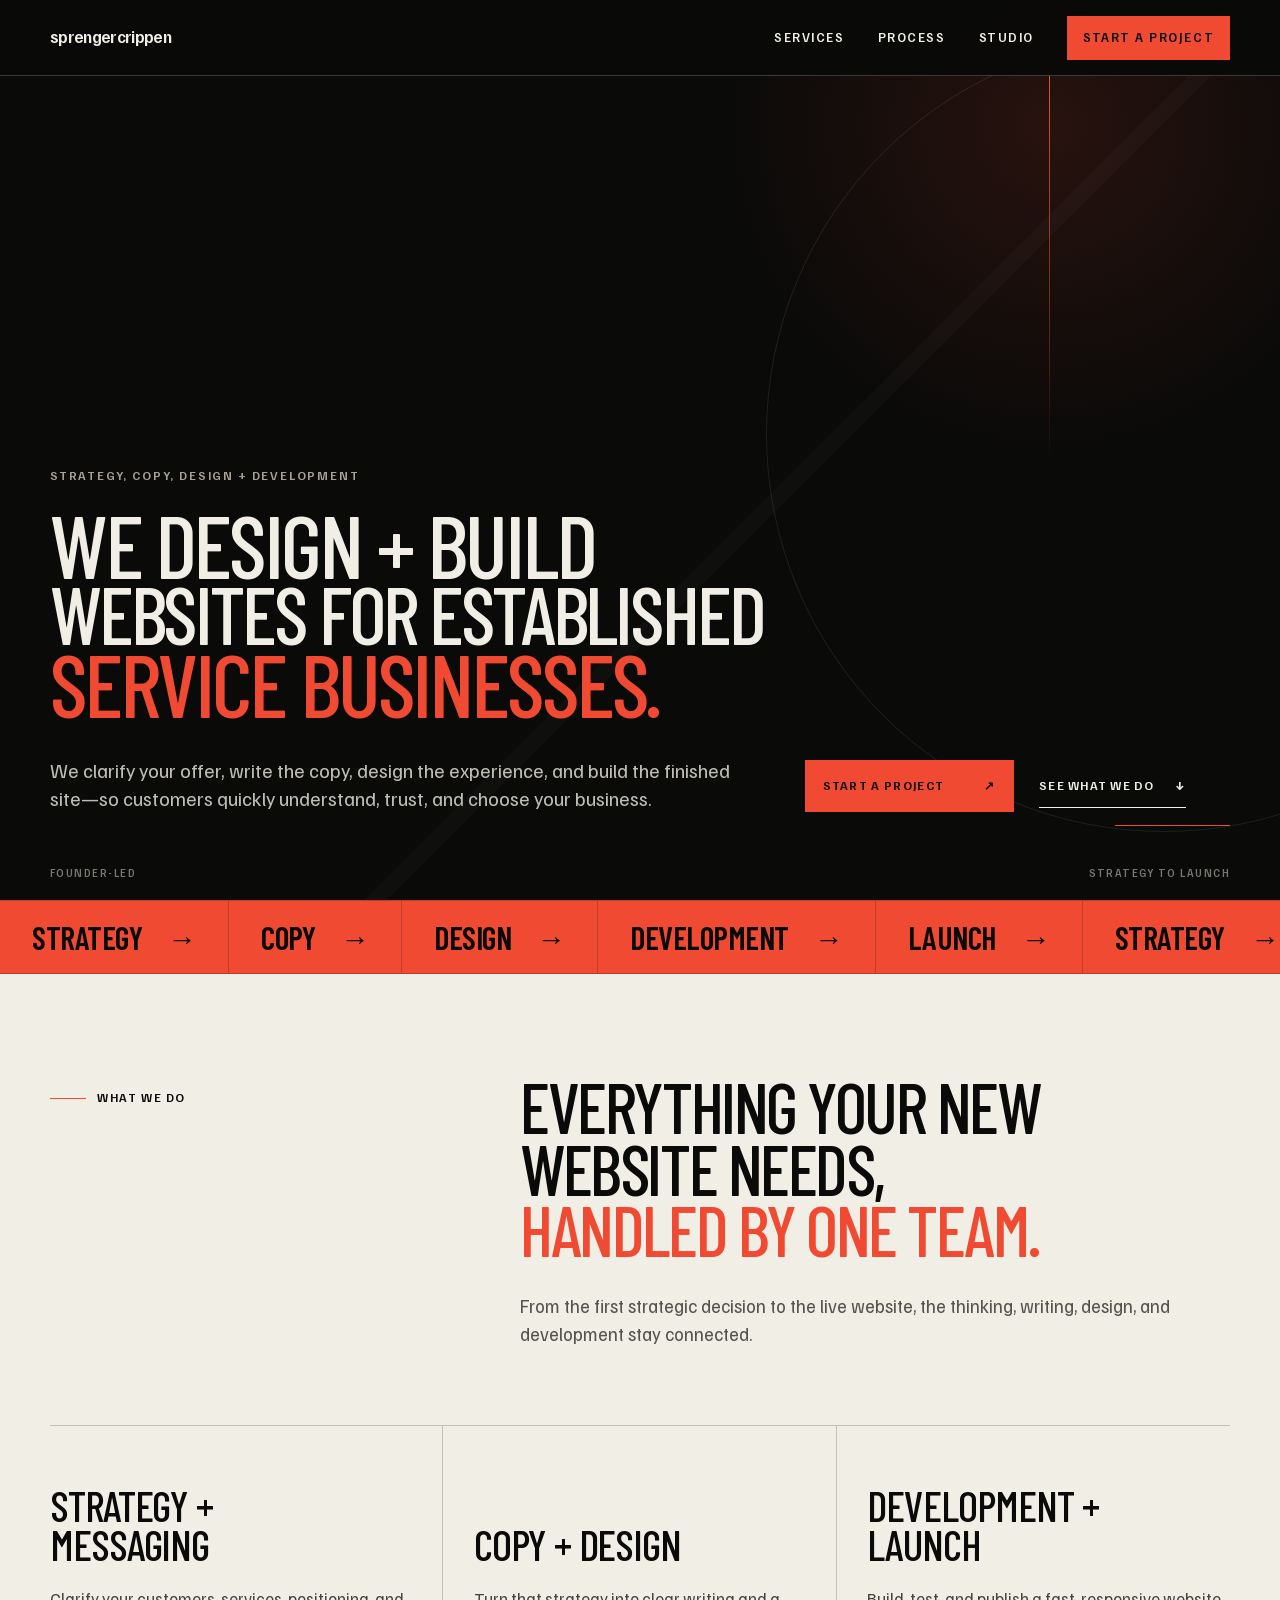
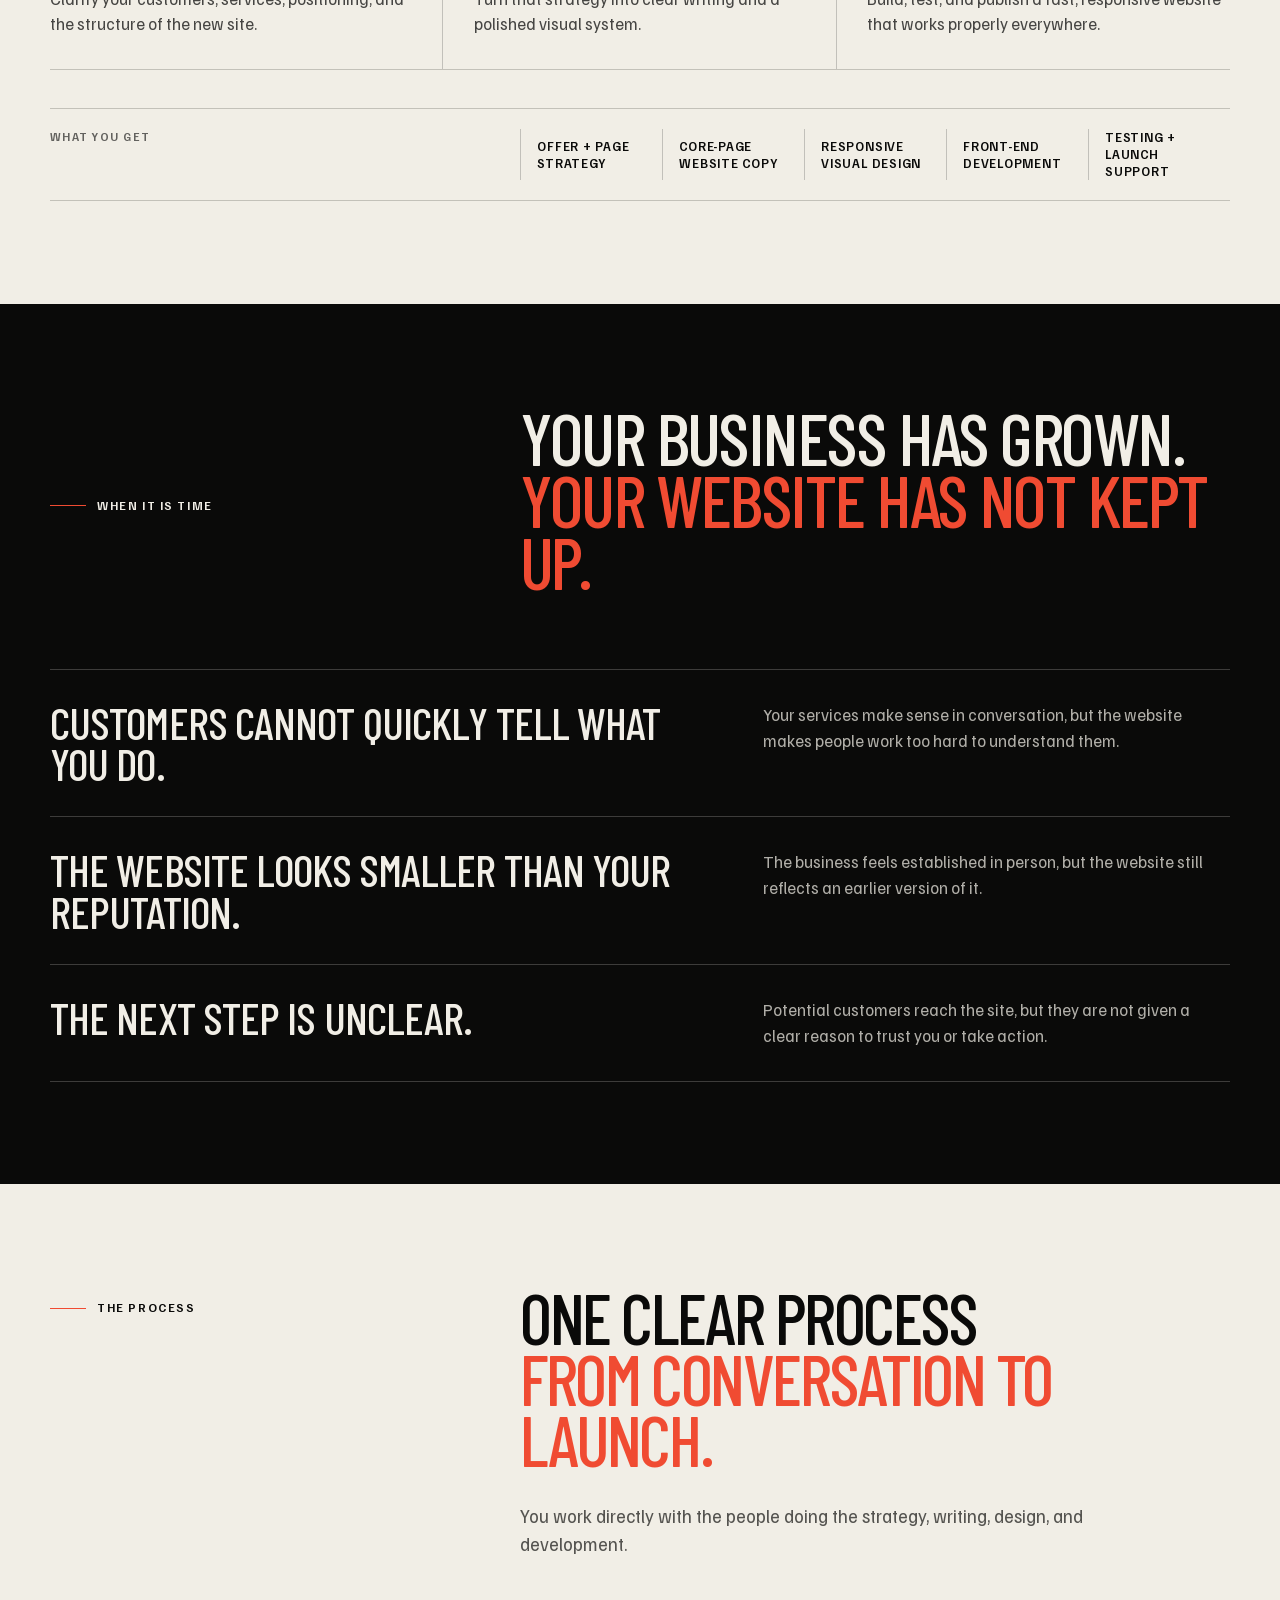
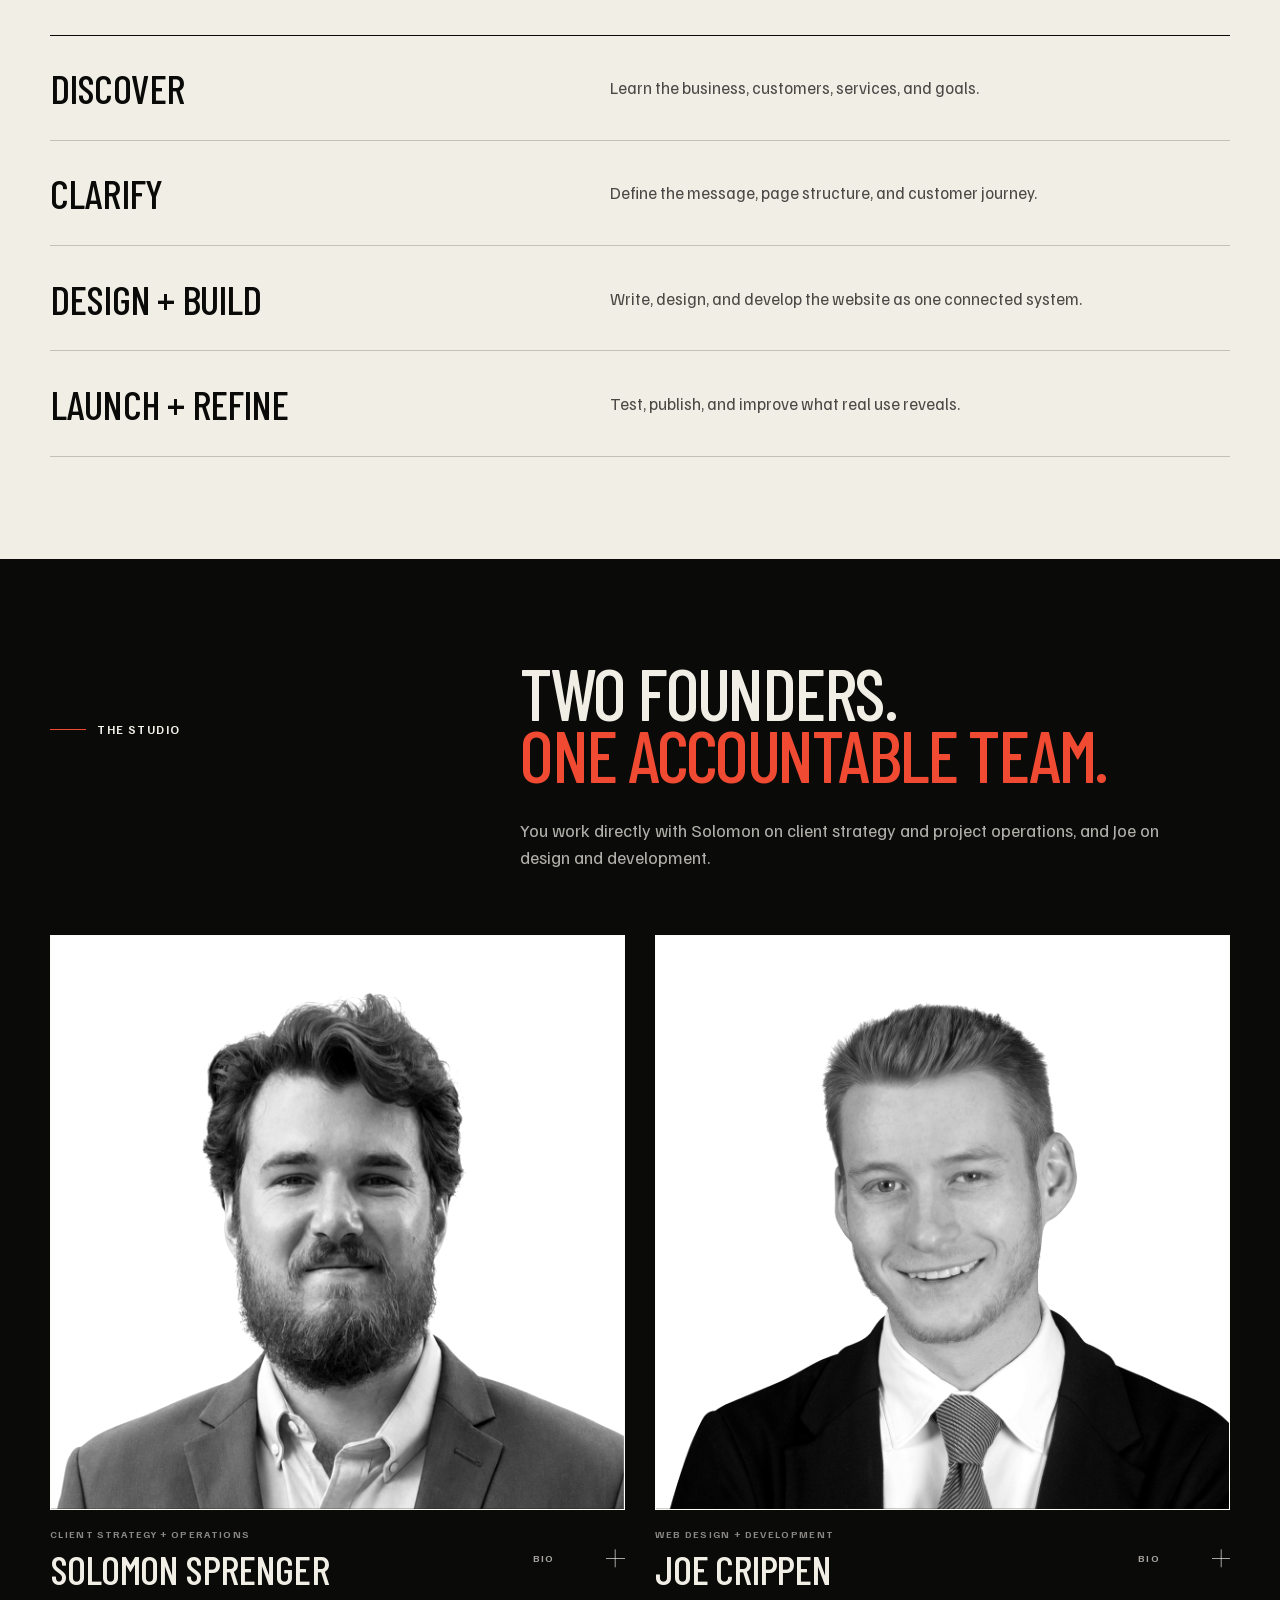
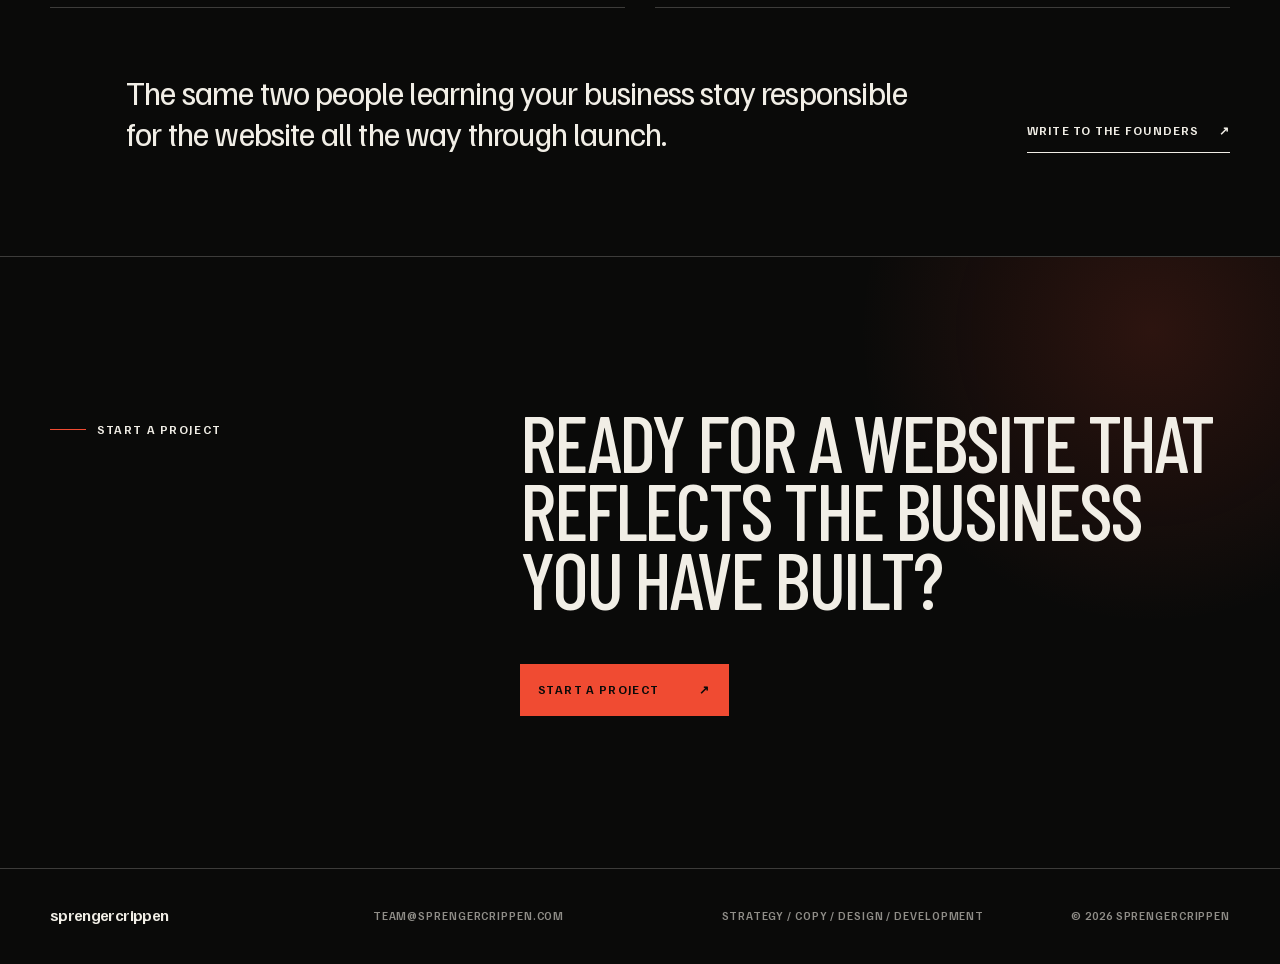
<file: index.html>
<!DOCTYPE html><html lang="en"><head><meta charSet="utf-8"/><meta name="viewport" content="width=device-width, initial-scale=1"/><link rel="stylesheet" href="/assets/index-DTtfgWx8.css" data-rsc-css-href="/assets/index-DTtfgWx8.css" data-precedence="vite-rsc/importer-resources"/><title>Website Strategy, Design + Development — sprengercrippen</title><meta name="description" content="A founder-led studio providing strategy, copy, website design, and development for established service businesses."/><meta name="application-name" content="sprengercrippen"/><meta name="robots" content="index, follow"/><meta property="og:title" content="Websites for established service businesses."/><meta property="og:description" content="A founder-led studio providing strategy, copy, website design, and development for established service businesses."/><meta property="og:url" content="https://sprengercrippen.com"/><meta property="og:site_name" content="sprengercrippen"/><meta property="og:type" content="website"/><meta property="og:locale" content="en_US"/><meta property="og:image" content="https://sprengercrippen.com/og.png"/><meta property="og:image:width" content="1200"/><meta property="og:image:height" content="630"/><meta property="og:image:alt" content="sprengercrippen — Websites for established service businesses."/><meta name="twitter:card" content="summary_large_image"/><meta name="twitter:title" content="Websites for established service businesses."/><meta name="twitter:description" content="A founder-led studio providing strategy, copy, website design, and development for established service businesses."/><meta name="twitter:image" content="https://sprengercrippen.com/og.png"/><link rel="icon" href="https://sprengercrippen.com/icon.png" sizes="64x64" type="image/png"/><link rel="canonical" href="https://sprengercrippen.com/"/>
<style data-vinext-fonts>/* vietnamese */
@font-face {
  font-family: 'Barlow Condensed';
  font-style: normal;
  font-weight: 500;
  font-display: swap;
  src: url(/assets/_vinext_fonts/barlow-condensed-1486b19c8a64/barlow-condensed-eae9592c.woff2) format('woff2');
  unicode-range: U+0102-0103, U+0110-0111, U+0128-0129, U+0168-0169, U+01A0-01A1, U+01AF-01B0, U+0300-0301, U+0303-0304, U+0308-0309, U+0323, U+0329, U+1EA0-1EF9, U+20AB;
}
/* latin-ext */
@font-face {
  font-family: 'Barlow Condensed';
  font-style: normal;
  font-weight: 500;
  font-display: swap;
  src: url(/assets/_vinext_fonts/barlow-condensed-1486b19c8a64/barlow-condensed-ac25a2ed.woff2) format('woff2');
  unicode-range: U+0100-02BA, U+02BD-02C5, U+02C7-02CC, U+02CE-02D7, U+02DD-02FF, U+0304, U+0308, U+0329, U+1D00-1DBF, U+1E00-1E9F, U+1EF2-1EFF, U+2020, U+20A0-20AB, U+20AD-20C0, U+2113, U+2C60-2C7F, U+A720-A7FF;
}
/* latin */
@font-face {
  font-family: 'Barlow Condensed';
  font-style: normal;
  font-weight: 500;
  font-display: swap;
  src: url(/assets/_vinext_fonts/barlow-condensed-1486b19c8a64/barlow-condensed-9eab880d.woff2) format('woff2');
  unicode-range: U+0000-00FF, U+0131, U+0152-0153, U+02BB-02BC, U+02C6, U+02DA, U+02DC, U+0304, U+0308, U+0329, U+2000-206F, U+20AC, U+2122, U+2191, U+2193, U+2212, U+2215, U+FEFF, U+FFFD;
}
/* vietnamese */
@font-face {
  font-family: 'Barlow Condensed';
  font-style: normal;
  font-weight: 600;
  font-display: swap;
  src: url(/assets/_vinext_fonts/barlow-condensed-1486b19c8a64/barlow-condensed-76d3ceb7.woff2) format('woff2');
  unicode-range: U+0102-0103, U+0110-0111, U+0128-0129, U+0168-0169, U+01A0-01A1, U+01AF-01B0, U+0300-0301, U+0303-0304, U+0308-0309, U+0323, U+0329, U+1EA0-1EF9, U+20AB;
}
/* latin-ext */
@font-face {
  font-family: 'Barlow Condensed';
  font-style: normal;
  font-weight: 600;
  font-display: swap;
  src: url(/assets/_vinext_fonts/barlow-condensed-1486b19c8a64/barlow-condensed-ced6a51b.woff2) format('woff2');
  unicode-range: U+0100-02BA, U+02BD-02C5, U+02C7-02CC, U+02CE-02D7, U+02DD-02FF, U+0304, U+0308, U+0329, U+1D00-1DBF, U+1E00-1E9F, U+1EF2-1EFF, U+2020, U+20A0-20AB, U+20AD-20C0, U+2113, U+2C60-2C7F, U+A720-A7FF;
}
/* latin */
@font-face {
  font-family: 'Barlow Condensed';
  font-style: normal;
  font-weight: 600;
  font-display: swap;
  src: url(/assets/_vinext_fonts/barlow-condensed-1486b19c8a64/barlow-condensed-07c3c732.woff2) format('woff2');
  unicode-range: U+0000-00FF, U+0131, U+0152-0153, U+02BB-02BC, U+02C6, U+02DA, U+02DC, U+0304, U+0308, U+0329, U+2000-206F, U+20AC, U+2122, U+2191, U+2193, U+2212, U+2215, U+FEFF, U+FFFD;
}

.__font_barlow_condensed_0zvnnw6 { font-family: 'Barlow Condensed', sans-serif; }

.__variable_barlow_condensed_0zvnnw6 { --font-display: 'Barlow Condensed', sans-serif; }

/* vietnamese */
@font-face {
  font-family: 'Familjen Grotesk';
  font-style: normal;
  font-weight: 400 700;
  font-display: swap;
  src: url(/assets/_vinext_fonts/familjen-grotesk-73b8c7234f75/familjen-grotesk-9c94d032.woff2) format('woff2');
  unicode-range: U+0102-0103, U+0110-0111, U+0128-0129, U+0168-0169, U+01A0-01A1, U+01AF-01B0, U+0300-0301, U+0303-0304, U+0308-0309, U+0323, U+0329, U+1EA0-1EF9, U+20AB;
}
/* latin-ext */
@font-face {
  font-family: 'Familjen Grotesk';
  font-style: normal;
  font-weight: 400 700;
  font-display: swap;
  src: url(/assets/_vinext_fonts/familjen-grotesk-73b8c7234f75/familjen-grotesk-e30d66ad.woff2) format('woff2');
  unicode-range: U+0100-02BA, U+02BD-02C5, U+02C7-02CC, U+02CE-02D7, U+02DD-02FF, U+0304, U+0308, U+0329, U+1D00-1DBF, U+1E00-1E9F, U+1EF2-1EFF, U+2020, U+20A0-20AB, U+20AD-20C0, U+2113, U+2C60-2C7F, U+A720-A7FF;
}
/* latin */
@font-face {
  font-family: 'Familjen Grotesk';
  font-style: normal;
  font-weight: 400 700;
  font-display: swap;
  src: url(/assets/_vinext_fonts/familjen-grotesk-73b8c7234f75/familjen-grotesk-0fb10b95.woff2) format('woff2');
  unicode-range: U+0000-00FF, U+0131, U+0152-0153, U+02BB-02BC, U+02C6, U+02DA, U+02DC, U+0304, U+0308, U+0329, U+2000-206F, U+20AC, U+2122, U+2191, U+2193, U+2212, U+2215, U+FEFF, U+FFFD;
}

.__font_familjen_grotesk_0s5k0cw { font-family: 'Familjen Grotesk', sans-serif; }

.__variable_familjen_grotesk_0s5k0cw { --font-body: 'Familjen Grotesk', sans-serif; }
</style>
</head><body class="__variable_barlow_condensed_0zvnnw6 __variable_familjen_grotesk_0s5k0cw"><script type="application/ld+json">{"@context":"https://schema.org","@type":"Organization","name":"sprengercrippen","url":"https://sprengercrippen.com","founder":[{"@type":"Person","name":"Solomon Sprenger"},{"@type":"Person","name":"Joe Crippen"}]}</script><div class="site-frame cinematic-site"><a class="skip-link" href="#main-content">Skip to content</a><header class="site-header"><a href="/" class="site-header__brand" aria-label="sprengercrippen home">sprengercrippen</a><nav class="desktop-nav" aria-label="Primary navigation"><a href="/#services">Services</a><a href="/#process">Process</a><a href="/#studio">Studio</a><a class="nav-contact" href="/contact" aria-controls="project-start-panel" aria-haspopup="dialog">Start a project</a></nav><details class="mobile-nav"><summary aria-label="Toggle navigation"><span>Menu</span><span class="menu-mark" aria-hidden="true"></span></summary><nav aria-label="Mobile navigation"><a href="/#services"><span>Services</span></a><a href="/#process"><span>Process</span></a><a href="/#studio"><span>Studio</span></a><a href="/contact" class="mobile-nav__project"><span>Start project</span></a><a class="mobile-nav__email" href="mailto:team@sprengercrippen.com">team@sprengercrippen.com</a></nav></details></header><a class="mobile-project-cta" href="/contact" aria-controls="project-start-panel" aria-haspopup="dialog"><span>Start a project</span><span aria-hidden="true">↗</span></a><main id="main-content"><section class="hero-scene" aria-labelledby="hero-title"><div class="hero-scene__atmosphere" aria-hidden="true"><span></span><span></span></div><div class="hero-scene__content"><p class="hero-scene__kicker">Strategy, copy, design + development</p><h1 id="hero-title"><span class="hero-line"><span>We design + build</span></span><span class="hero-line"><span>websites for established</span></span><span class="hero-line hero-line--accent"><span>service businesses.</span></span></h1><div class="hero-scene__lower"><p>We clarify your offer, write the copy, design the experience, and build the finished site—so customers quickly understand, trust, and choose your business.</p><div class="hero-scene__actions"><a href="/contact" class="action-link action-link--light"><span>Start a project</span><span aria-hidden="true">↗</span></a><a href="#services" class="quiet-link">See what we do <span aria-hidden="true">↓</span></a></div></div></div><div class="hero-scene__footer" aria-hidden="true"><span>Founder-led</span><span>Strategy to launch</span></div></section><div class="capability-rail" aria-label="Our process: strategy, copy, design, development, and launch"><div class="capability-rail__track" aria-hidden="true"><div class="capability-rail__group"><span>Strategy<i>→</i></span><span>Copy<i>→</i></span><span>Design<i>→</i></span><span>Development<i>→</i></span><span>Launch<i>→</i></span></div><div class="capability-rail__group"><span>Strategy<i>→</i></span><span>Copy<i>→</i></span><span>Design<i>→</i></span><span>Development<i>→</i></span><span>Launch<i>→</i></span></div></div></div><section class="services-scene" id="services" aria-labelledby="services-title"><div class="scene-heading"><span class="section-label"><i aria-hidden="true"></i>What we do</span><h2 id="services-title">Everything your new website needs,<br/><span>handled by one team.</span></h2><p>From the first strategic decision to the live website, the thinking, writing, design, and development stay connected.</p></div><div class="service-list"><article><h3>Strategy + messaging</h3><p>Clarify your customers, services, positioning, and the structure of the new site.</p></article><article><h3>Copy + design</h3><p>Turn that strategy into clear writing and a polished visual system.</p></article><article><h3>Development + launch</h3><p>Build, test, and publish a fast, responsive website that works properly everywhere.</p></article></div><div class="deliverables-strip" aria-label="Typical project deliverables"><span>What you get</span><ul><li>Offer + page strategy</li><li>Core-page website copy</li><li>Responsive visual design</li><li>Front-end development</li><li>Testing + launch support</li></ul></div></section><section class="fit-scene" aria-labelledby="fit-title"><div class="fit-scene__heading"><span class="section-label section-label--inverse"><i aria-hidden="true"></i>When it is time</span><h2 id="fit-title">Your business has grown.<br/><span>Your website has not kept up.</span></h2></div><div class="fit-list"><article><div><h3>Customers cannot quickly tell what you do.</h3><p>Your services make sense in conversation, but the website makes people work too hard to understand them.</p></div></article><article><div><h3>The website looks smaller than your reputation.</h3><p>The business feels established in person, but the website still reflects an earlier version of it.</p></div></article><article><div><h3>The next step is unclear.</h3><p>Potential customers reach the site, but they are not given a clear reason to trust you or take action.</p></div></article></div></section><section class="process-scene" id="process" aria-labelledby="process-title"><div class="scene-heading scene-heading--process"><span class="section-label"><i aria-hidden="true"></i>The process</span><h2 id="process-title">One clear process<br/><span>from conversation to launch.</span></h2><p>You work directly with the people doing the strategy, writing, design, and development.</p></div><ol class="process-list"><li><h3>Discover</h3><p>Learn the business, customers, services, and goals.</p></li><li><h3>Clarify</h3><p>Define the message, page structure, and customer journey.</p></li><li><h3>Design + Build</h3><p>Write, design, and develop the website as one connected system.</p></li><li><h3>Launch + Refine</h3><p>Test, publish, and improve what real use reveals.</p></li></ol></section><section class="studio-scene" id="studio" aria-labelledby="studio-title"><div class="studio-scene__heading"><span class="section-label section-label--inverse"><i aria-hidden="true"></i>The studio</span><h2 id="studio-title">Two founders.<br/><span>One accountable team.</span></h2><p>You work directly with Solomon on client strategy and project operations, and Joe on design and development.</p></div><div class="founder-spread"><details class="founder-card"><summary><div class="founder-portrait"><img src="/headshots/solomon-sprenger-headshot-square.jpg" width="1200" height="1200" alt="Portrait of Solomon Sprenger" loading="lazy"/></div><div class="founder-card__bar"><div class="founder-card__identity"><small>Client strategy + operations</small><h3>Solomon Sprenger</h3></div><span class="founder-card__action"><span class="founder-card__action-closed">Bio</span><span class="founder-card__action-open">Close</span><span class="founder-card__mark" aria-hidden="true"></span></span></div></summary><div class="founder-card__profile" role="button" tabindex="0" aria-label="Close Solomon Sprenger&#x27;s biography"><div class="founder-card__profile-meta"><span>Meet Solomon</span><span class="founder-card__profile-hint" aria-hidden="true">Tap anywhere to close <i>↑</i></span></div><p class="founder-card__lead">I handle client conversations and the systems behind Sprenger Crippen. I work with local businesses to help them envision a more modern online presence and keep each project moving smoothly from the first conversation through launch.</p><div class="founder-card__body"><p>My background is in mechanical engineering and blue-collar business operations. Engineering taught me how to break complex problems into clear, repeatable systems, while my operations experience taught me the value of hard work, communication, and organization. I bring that same mindset to every website we build.</p><p>I am based in Orange County, where I spend most of my time studying mechanical engineering, working in the aerospace industry, making music, training in the gym, and creating spreadsheets for things that probably did not need a spreadsheet.</p></div></div></details><details class="founder-card"><summary><div class="founder-portrait"><img src="/headshots/joe-crippen-headshot-square-color-corrected.jpg" width="1200" height="1200" alt="Portrait of Joe Crippen" loading="lazy"/></div><div class="founder-card__bar"><div class="founder-card__identity"><small>Web design + development</small><h3>Joe Crippen</h3></div><span class="founder-card__action"><span class="founder-card__action-closed">Bio</span><span class="founder-card__action-open">Close</span><span class="founder-card__mark" aria-hidden="true"></span></span></div></summary><div class="founder-card__profile" role="button" tabindex="0" aria-label="Close Joe Crippen&#x27;s biography"><div class="founder-card__profile-meta"><span>Meet Joe</span><span class="founder-card__profile-hint" aria-hidden="true">Tap anywhere to close <i>↑</i></span></div><p class="founder-card__lead">I am the person behind the design and development of our websites. I take the initial idea, figure out how everything should look and function, and build it into a finished site that feels polished, intentional, and easy to use.</p><div class="founder-card__body"><p>My background is in IT, systems, and problem-solving, so I naturally think beyond how a website looks. I care about whether it is clear, whether it works properly, and whether a potential customer immediately understands why they should choose the business.</p><p>I have always been drawn to creative work. Outside of web design, I produce electronic music, which has shaped the way I think about rhythm, energy, detail, and creating something people remember.</p><p>I am based in Orange County, where I spend most of my free time making music, trying new restaurants, traveling with my wife, and probably analyzing a website that nobody asked me to analyze.</p></div></div></details></div><div class="studio-scene__statement"><p>The same two people learning your business stay responsible for the website all the way through launch.</p><a href="/contact" class="quiet-link quiet-link--inverse">Write to the founders <span aria-hidden="true">↗</span></a></div></section></main><footer class="site-footer"><div class="site-footer__prompt"><span class="section-label section-label--inverse"><i aria-hidden="true"></i>Start a project</span><div class="site-footer__prompt-copy"><h2>Ready for a website that reflects the business you have built?</h2><a href="/contact" class="action-link action-link--light"><span>Start a project</span><span aria-hidden="true">↗</span></a></div></div><div class="site-footer__meta"><a href="/" class="footer-wordmark">sprengercrippen</a><a href="mailto:team@sprengercrippen.com">team@sprengercrippen.com</a><span>Strategy / copy / design / development</span><span>© 2026 <!-- -->sprengercrippen</span></div></footer><dialog class="project-panel" id="project-start-panel" aria-labelledby="project-panel-title"><div class="project-panel__inner"><div class="project-panel__topline"><span>Start a project</span><button type="button" aria-label="Close project panel"><span>Close</span><i aria-hidden="true"></i></button></div><div class="project-panel__content"><div class="project-panel__heading"><span>A short note is enough.</span><h2 id="project-panel-title">Tell us what your current site is failing to communicate.</h2></div><ol class="project-panel__prompts"><li>Your business and current website.</li><li>What feels unclear, dated, or difficult.</li><li>What the new website needs to accomplish.</li></ol><div class="project-panel__actions"><a class="project-panel__email" href="mailto:team@sprengercrippen.com?subject=Project%20inquiry&amp;body=Name%3A%0D%0ABusiness%3A%0D%0ACurrent%20website%3A%0D%0AWhat%20needs%20to%20change%3A%0D%0A"><span class="project-panel__email-address"><span>team<!-- -->@</span><span>sprengercrippen.com</span></span><span aria-hidden="true">↗</span></a><div class="project-panel__buttons"><a href="mailto:team@sprengercrippen.com?subject=Project%20inquiry&amp;body=Name%3A%0D%0ABusiness%3A%0D%0ACurrent%20website%3A%0D%0AWhat%20needs%20to%20change%3A%0D%0A">Open a prefilled email</a><button type="button">Copy email</button><span class="sr-only" aria-live="polite"></span></div></div></div><p class="project-panel__privacy">No form. No information stored. You work directly with Joe and Solomon.</p></div></dialog></div></body></html>
</file>
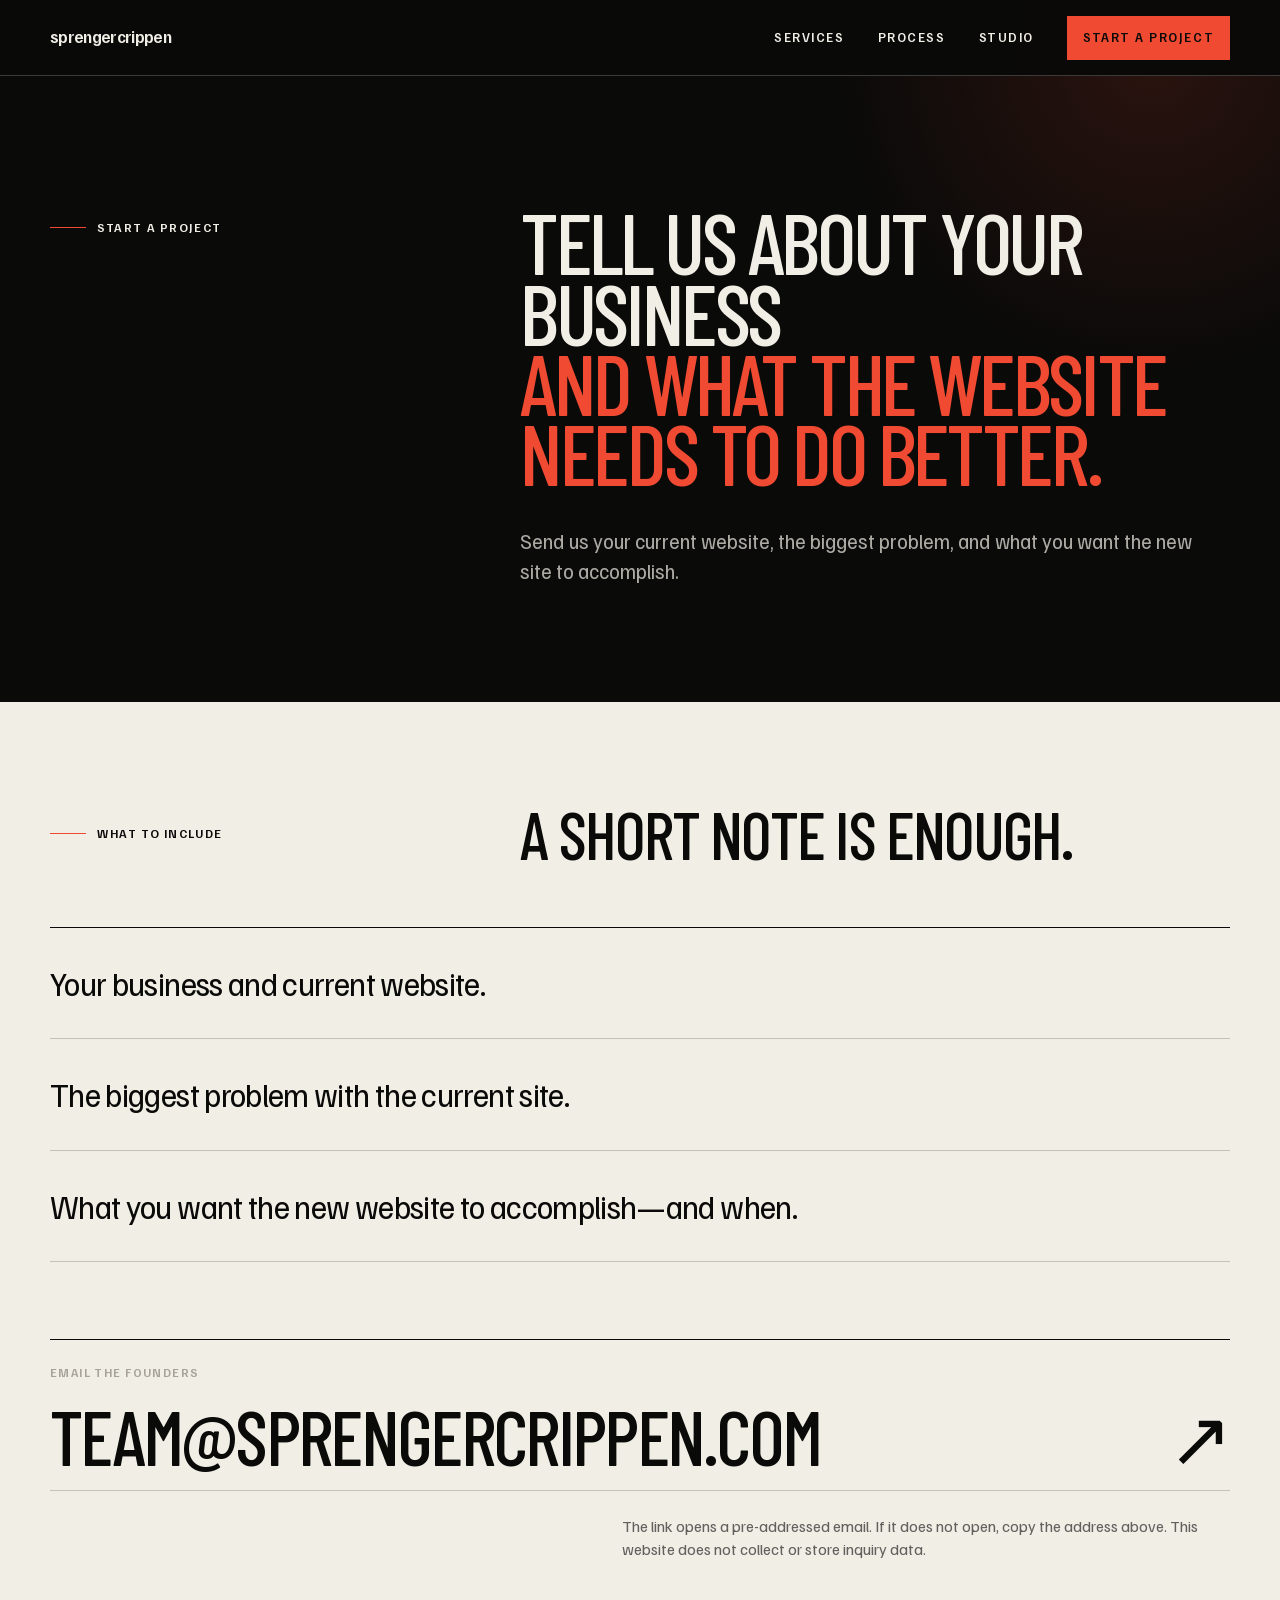
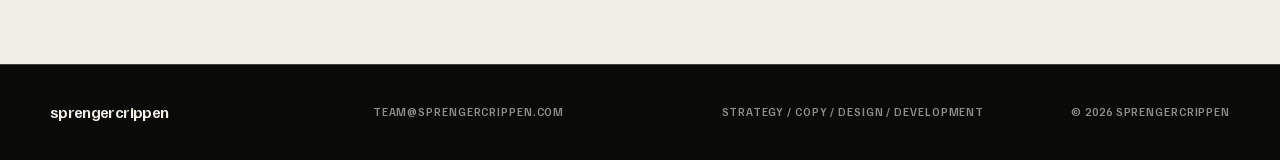
<file: contact/index.html>
<!DOCTYPE html><html lang="en"><head><meta charSet="utf-8"/><meta name="viewport" content="width=device-width, initial-scale=1"/><link rel="stylesheet" href="/assets/index-DTtfgWx8.css" data-rsc-css-href="/assets/index-DTtfgWx8.css" data-precedence="vite-rsc/importer-resources"/><title>Start a Project — sprengercrippen</title><meta name="description" content="Tell Sprenger Crippen about the business, the current website, and what it needs to communicate more clearly."/><meta name="application-name" content="sprengercrippen"/><meta name="robots" content="index, follow"/><meta property="og:title" content="Websites for established service businesses."/><meta property="og:description" content="A founder-led studio providing strategy, copy, website design, and development for established service businesses."/><meta property="og:url" content="https://sprengercrippen.com"/><meta property="og:site_name" content="sprengercrippen"/><meta property="og:type" content="website"/><meta property="og:locale" content="en_US"/><meta property="og:image" content="https://sprengercrippen.com/og.png"/><meta property="og:image:width" content="1200"/><meta property="og:image:height" content="630"/><meta property="og:image:alt" content="sprengercrippen — Websites for established service businesses."/><meta name="twitter:card" content="summary_large_image"/><meta name="twitter:title" content="Websites for established service businesses."/><meta name="twitter:description" content="A founder-led studio providing strategy, copy, website design, and development for established service businesses."/><meta name="twitter:image" content="https://sprengercrippen.com/og.png"/><link rel="icon" href="https://sprengercrippen.com/icon.png" sizes="64x64" type="image/png"/><link rel="canonical" href="https://sprengercrippen.com/contact"/>
<style data-vinext-fonts>/* vietnamese */
@font-face {
  font-family: 'Barlow Condensed';
  font-style: normal;
  font-weight: 500;
  font-display: swap;
  src: url(/assets/_vinext_fonts/barlow-condensed-1486b19c8a64/barlow-condensed-eae9592c.woff2) format('woff2');
  unicode-range: U+0102-0103, U+0110-0111, U+0128-0129, U+0168-0169, U+01A0-01A1, U+01AF-01B0, U+0300-0301, U+0303-0304, U+0308-0309, U+0323, U+0329, U+1EA0-1EF9, U+20AB;
}
/* latin-ext */
@font-face {
  font-family: 'Barlow Condensed';
  font-style: normal;
  font-weight: 500;
  font-display: swap;
  src: url(/assets/_vinext_fonts/barlow-condensed-1486b19c8a64/barlow-condensed-ac25a2ed.woff2) format('woff2');
  unicode-range: U+0100-02BA, U+02BD-02C5, U+02C7-02CC, U+02CE-02D7, U+02DD-02FF, U+0304, U+0308, U+0329, U+1D00-1DBF, U+1E00-1E9F, U+1EF2-1EFF, U+2020, U+20A0-20AB, U+20AD-20C0, U+2113, U+2C60-2C7F, U+A720-A7FF;
}
/* latin */
@font-face {
  font-family: 'Barlow Condensed';
  font-style: normal;
  font-weight: 500;
  font-display: swap;
  src: url(/assets/_vinext_fonts/barlow-condensed-1486b19c8a64/barlow-condensed-9eab880d.woff2) format('woff2');
  unicode-range: U+0000-00FF, U+0131, U+0152-0153, U+02BB-02BC, U+02C6, U+02DA, U+02DC, U+0304, U+0308, U+0329, U+2000-206F, U+20AC, U+2122, U+2191, U+2193, U+2212, U+2215, U+FEFF, U+FFFD;
}
/* vietnamese */
@font-face {
  font-family: 'Barlow Condensed';
  font-style: normal;
  font-weight: 600;
  font-display: swap;
  src: url(/assets/_vinext_fonts/barlow-condensed-1486b19c8a64/barlow-condensed-76d3ceb7.woff2) format('woff2');
  unicode-range: U+0102-0103, U+0110-0111, U+0128-0129, U+0168-0169, U+01A0-01A1, U+01AF-01B0, U+0300-0301, U+0303-0304, U+0308-0309, U+0323, U+0329, U+1EA0-1EF9, U+20AB;
}
/* latin-ext */
@font-face {
  font-family: 'Barlow Condensed';
  font-style: normal;
  font-weight: 600;
  font-display: swap;
  src: url(/assets/_vinext_fonts/barlow-condensed-1486b19c8a64/barlow-condensed-ced6a51b.woff2) format('woff2');
  unicode-range: U+0100-02BA, U+02BD-02C5, U+02C7-02CC, U+02CE-02D7, U+02DD-02FF, U+0304, U+0308, U+0329, U+1D00-1DBF, U+1E00-1E9F, U+1EF2-1EFF, U+2020, U+20A0-20AB, U+20AD-20C0, U+2113, U+2C60-2C7F, U+A720-A7FF;
}
/* latin */
@font-face {
  font-family: 'Barlow Condensed';
  font-style: normal;
  font-weight: 600;
  font-display: swap;
  src: url(/assets/_vinext_fonts/barlow-condensed-1486b19c8a64/barlow-condensed-07c3c732.woff2) format('woff2');
  unicode-range: U+0000-00FF, U+0131, U+0152-0153, U+02BB-02BC, U+02C6, U+02DA, U+02DC, U+0304, U+0308, U+0329, U+2000-206F, U+20AC, U+2122, U+2191, U+2193, U+2212, U+2215, U+FEFF, U+FFFD;
}

.__font_barlow_condensed_0zvnnw6 { font-family: 'Barlow Condensed', sans-serif; }

.__variable_barlow_condensed_0zvnnw6 { --font-display: 'Barlow Condensed', sans-serif; }

/* vietnamese */
@font-face {
  font-family: 'Familjen Grotesk';
  font-style: normal;
  font-weight: 400 700;
  font-display: swap;
  src: url(/assets/_vinext_fonts/familjen-grotesk-73b8c7234f75/familjen-grotesk-9c94d032.woff2) format('woff2');
  unicode-range: U+0102-0103, U+0110-0111, U+0128-0129, U+0168-0169, U+01A0-01A1, U+01AF-01B0, U+0300-0301, U+0303-0304, U+0308-0309, U+0323, U+0329, U+1EA0-1EF9, U+20AB;
}
/* latin-ext */
@font-face {
  font-family: 'Familjen Grotesk';
  font-style: normal;
  font-weight: 400 700;
  font-display: swap;
  src: url(/assets/_vinext_fonts/familjen-grotesk-73b8c7234f75/familjen-grotesk-e30d66ad.woff2) format('woff2');
  unicode-range: U+0100-02BA, U+02BD-02C5, U+02C7-02CC, U+02CE-02D7, U+02DD-02FF, U+0304, U+0308, U+0329, U+1D00-1DBF, U+1E00-1E9F, U+1EF2-1EFF, U+2020, U+20A0-20AB, U+20AD-20C0, U+2113, U+2C60-2C7F, U+A720-A7FF;
}
/* latin */
@font-face {
  font-family: 'Familjen Grotesk';
  font-style: normal;
  font-weight: 400 700;
  font-display: swap;
  src: url(/assets/_vinext_fonts/familjen-grotesk-73b8c7234f75/familjen-grotesk-0fb10b95.woff2) format('woff2');
  unicode-range: U+0000-00FF, U+0131, U+0152-0153, U+02BB-02BC, U+02C6, U+02DA, U+02DC, U+0304, U+0308, U+0329, U+2000-206F, U+20AC, U+2122, U+2191, U+2193, U+2212, U+2215, U+FEFF, U+FFFD;
}

.__font_familjen_grotesk_0s5k0cw { font-family: 'Familjen Grotesk', sans-serif; }

.__variable_familjen_grotesk_0s5k0cw { --font-body: 'Familjen Grotesk', sans-serif; }
</style>
</head><body class="__variable_barlow_condensed_0zvnnw6 __variable_familjen_grotesk_0s5k0cw"><script type="application/ld+json">{"@context":"https://schema.org","@type":"Organization","name":"sprengercrippen","url":"https://sprengercrippen.com","founder":[{"@type":"Person","name":"Solomon Sprenger"},{"@type":"Person","name":"Joe Crippen"}]}</script><div class="site-frame contact-frame"><a class="skip-link" href="#main-content">Skip to content</a><header class="site-header"><a href="/" class="site-header__brand" aria-label="sprengercrippen home">sprengercrippen</a><nav class="desktop-nav" aria-label="Primary navigation"><a href="/#services">Services</a><a href="/#process">Process</a><a href="/#studio">Studio</a><a class="nav-contact" href="/contact" aria-controls="project-start-panel" aria-haspopup="dialog">Start a project</a></nav><details class="mobile-nav"><summary aria-label="Toggle navigation"><span>Menu</span><span class="menu-mark" aria-hidden="true"></span></summary><nav aria-label="Mobile navigation"><a href="/#services"><span>Services</span></a><a href="/#process"><span>Process</span></a><a href="/#studio"><span>Studio</span></a><a href="/contact" class="mobile-nav__project"><span>Start project</span></a><a class="mobile-nav__email" href="mailto:team@sprengercrippen.com">team@sprengercrippen.com</a></nav></details></header><main id="main-content" class="contact-page"><section class="contact-intro" aria-labelledby="contact-title"><span class="section-label section-label--inverse"><i aria-hidden="true"></i>Start a project</span><h1 id="contact-title">Tell us about your business<br/><span>and what the website needs to do better.</span></h1><p>Send us your current website, the biggest problem, and what you want the new site to accomplish.</p></section><section class="contact-details" aria-labelledby="contact-details-title"><div class="contact-details__heading"><span class="section-label"><i aria-hidden="true"></i>What to include</span><h2 id="contact-details-title">A short note is enough.</h2></div><ol class="contact-prompts"><li><p>Your business and current website.</p></li><li><p>The biggest problem with the current site.</p></li><li><p>What you want the new website to accomplish—and when.</p></li></ol><div class="contact-email-block"><span>Email the founders</span><a href="mailto:team@sprengercrippen.com?subject=Project%20inquiry&amp;body=Name%3A%0D%0ABusiness%3A%0D%0ACurrent%20website%3A%0D%0AWhat%20needs%20to%20change%3A%0D%0A"><span class="contact-email-address"><span>team<!-- -->@</span><span>sprengercrippen.com</span></span><span aria-hidden="true">↗</span></a><p>The link opens a pre-addressed email. If it does not open, copy the address above. This website does not collect or store inquiry data.</p></div></section></main><footer class="site-footer"><div class="site-footer__meta"><a href="/" class="footer-wordmark">sprengercrippen</a><a href="mailto:team@sprengercrippen.com">team@sprengercrippen.com</a><span>Strategy / copy / design / development</span><span>© 2026 <!-- -->sprengercrippen</span></div></footer><dialog class="project-panel" id="project-start-panel" aria-labelledby="project-panel-title"><div class="project-panel__inner"><div class="project-panel__topline"><span>Start a project</span><button type="button" aria-label="Close project panel"><span>Close</span><i aria-hidden="true"></i></button></div><div class="project-panel__content"><div class="project-panel__heading"><span>A short note is enough.</span><h2 id="project-panel-title">Tell us what your current site is failing to communicate.</h2></div><ol class="project-panel__prompts"><li>Your business and current website.</li><li>What feels unclear, dated, or difficult.</li><li>What the new website needs to accomplish.</li></ol><div class="project-panel__actions"><a class="project-panel__email" href="mailto:team@sprengercrippen.com?subject=Project%20inquiry&amp;body=Name%3A%0D%0ABusiness%3A%0D%0ACurrent%20website%3A%0D%0AWhat%20needs%20to%20change%3A%0D%0A"><span class="project-panel__email-address"><span>team<!-- -->@</span><span>sprengercrippen.com</span></span><span aria-hidden="true">↗</span></a><div class="project-panel__buttons"><a href="mailto:team@sprengercrippen.com?subject=Project%20inquiry&amp;body=Name%3A%0D%0ABusiness%3A%0D%0ACurrent%20website%3A%0D%0AWhat%20needs%20to%20change%3A%0D%0A">Open a prefilled email</a><button type="button">Copy email</button><span class="sr-only" aria-live="polite"></span></div></div></div><p class="project-panel__privacy">No form. No information stored. You work directly with Joe and Solomon.</p></div></dialog></div></body></html>
</file>
<file: assets/index-DTtfgWx8.css>
:root{--ink:#0a0a09;--bone:#f1eee6;--signal:#f04b32;--stone:#a7a198;--rule-dark:#0a0a0933;--rule-light:#f1eee638;--display:"Barlow Condensed", "Arial Narrow", sans-serif;--body:"Familjen Grotesk", Arial, sans-serif;--gutter:clamp(1.25rem, 3.9vw, 4.25rem);--header-height:4.75rem;--scene-pad:clamp(5.5rem, 8vw, 8.5rem)}*{box-sizing:border-box}html{scroll-behavior:smooth;scroll-padding-top:var(--header-height)}body{background:var(--bone);color:var(--ink);font-family:var(--body);text-rendering:optimizelegibility;-webkit-font-smoothing:antialiased;margin:0;font-size:1rem;line-height:1.45}body,button,a,summary{font-family:var(--body)}a{color:inherit;text-decoration:none}img{max-width:100%;display:block}h1,h2,h3,p,figure,ol{margin:0}ol{padding:0;list-style:none}::selection{background:var(--signal);color:var(--ink)}:focus-visible{outline:3px solid var(--signal);outline-offset:4px}.site-frame{min-width:20rem;overflow:clip}.skip-link{z-index:100;background:var(--bone);color:var(--ink);padding:.75rem 1rem;transition:transform .16s;position:fixed;top:.75rem;left:.75rem;transform:translateY(-180%)}.skip-link:focus{transform:translateY(0)}.sr-only{clip:rect(0, 0, 0, 0);white-space:nowrap;border:0;width:1px;height:1px;margin:-1px;padding:0;position:absolute;overflow:hidden}.site-header{z-index:50;height:var(--header-height);padding-inline:var(--gutter);color:var(--bone);background:color-mix(in srgb, var(--ink) 97%, transparent);border-bottom:1px solid var(--rule-light);-webkit-backdrop-filter:blur(14px);backdrop-filter:blur(14px);justify-content:space-between;align-items:center;display:flex;position:fixed;inset:0 0 auto}.site-header__brand{letter-spacing:-.04em;align-items:center;min-height:44px;font-size:clamp(1.04rem,1.3vw,1.22rem);font-weight:650;display:inline-flex}.desktop-nav{align-items:center;gap:clamp(1.6rem,2.6vw,3rem);height:100%;display:flex}.desktop-nav a{letter-spacing:.12em;text-transform:uppercase;align-items:center;min-height:44px;font-size:.8rem;font-weight:600;display:inline-flex;position:relative}.desktop-nav a:after{content:"";background:var(--signal);transform-origin:100%;height:1px;transition:transform .22s;position:absolute;bottom:.5rem;left:0;right:0;transform:scaleX(0)}.desktop-nav a:hover:after,.desktop-nav a:focus-visible:after{transform-origin:0;transform:scaleX(1)}.desktop-nav .nav-contact{min-height:2.75rem;color:var(--ink);background:var(--signal);padding:0 1rem;transition:color .18s,background .18s,transform .18s}.desktop-nav .nav-contact:after{display:none}.desktop-nav .nav-contact:hover,.desktop-nav .nav-contact:focus-visible{color:var(--ink);background:var(--bone);transform:translateY(-2px)}.mobile-nav,.mobile-project-cta{display:none}.project-panel{width:min(100%,36rem);max-width:none;height:100dvh;max-height:none;color:var(--bone);background:0 0;border:0;margin:0;padding:0;inset:0 0 0 auto;overflow:hidden auto}.project-panel[open]{display:block}.project-panel::backdrop{-webkit-backdrop-filter:blur(6px);backdrop-filter:blur(6px);background:#0a0a09b8}.project-panel__inner{background:var(--ink);border-left:1px solid var(--rule-light);grid-template-rows:auto 1fr auto;min-height:100%;padding:0 clamp(1.5rem,3.5vw,3rem) 1.5rem;animation:.42s cubic-bezier(.16,1,.3,1) both project-panel-in;display:grid}.project-panel__topline{min-height:var(--header-height);border-bottom:1px solid var(--rule-light);color:var(--stone);letter-spacing:.12em;text-transform:uppercase;justify-content:space-between;align-items:center;gap:1rem;font-size:.7rem;font-weight:650;display:flex}.project-panel__topline>span:before{content:"";vertical-align:middle;background:var(--signal);width:1.8rem;height:1px;margin-right:.65rem;display:inline-block}.project-panel__topline button{min-width:4.5rem;min-height:44px;color:var(--bone);cursor:pointer;letter-spacing:.1em;text-transform:uppercase;background:0 0;border:0;justify-content:flex-end;align-items:center;gap:.75rem;padding:0;font-size:.68rem;font-weight:650;display:inline-flex}.project-panel__topline i{width:1.2rem;height:1.2rem;position:relative}.project-panel__topline i:before,.project-panel__topline i:after{content:"";background:currentColor;width:1.2rem;height:1px;position:absolute;top:50%;right:0}.project-panel__topline i:before{transform:rotate(45deg)}.project-panel__topline i:after{transform:rotate(-45deg)}.project-panel__content{flex-direction:column;justify-content:center;padding:clamp(2rem,4vh,3rem) 0;display:flex}.project-panel__heading>span{color:var(--signal);letter-spacing:.12em;text-transform:uppercase;font-size:.72rem;font-weight:650}.project-panel__heading h2{max-width:12ch;font-family:var(--display);letter-spacing:-.035em;text-transform:uppercase;margin-top:1rem;font-size:clamp(3.25rem,4.4vw,4.25rem);font-weight:500;line-height:.88}.project-panel__prompts{counter-reset:panel-prompts;border-top:1px solid var(--rule-light);margin-top:clamp(1.8rem,3.5vh,2.75rem)}.project-panel__prompts li{counter-increment:panel-prompts;border-bottom:1px solid var(--rule-light);color:#f1eee6cc;grid-template-columns:2rem 1fr;gap:.75rem;padding:.9rem 0;font-size:.92rem;display:grid}.project-panel__prompts li:before{content:"0" counter(panel-prompts);color:var(--stone);letter-spacing:.08em;font-size:.66rem;font-weight:650}.project-panel__actions{margin-top:clamp(1.75rem,3vh,2.4rem)}.project-panel__email{border-bottom:1px solid var(--bone);min-height:4.5rem;font-family:var(--display);letter-spacing:-.025em;text-transform:uppercase;justify-content:space-between;align-items:flex-end;gap:1rem;padding-bottom:.85rem;font-size:clamp(1.9rem,4.1vw,3rem);font-weight:500;line-height:.9;transition:color .18s;display:flex}.project-panel__email:hover,.project-panel__email:focus-visible{color:var(--signal)}.project-panel__email-address>span{display:inline}.project-panel__buttons{grid-template-columns:1fr auto;gap:.75rem;margin-top:.9rem;display:grid}.project-panel__buttons>a,.project-panel__buttons>button{border:1px solid var(--rule-light);letter-spacing:.1em;text-transform:uppercase;justify-content:center;align-items:center;min-height:3rem;padding:.7rem .9rem;font-size:.68rem;font-weight:650;transition:color .18s,background-color .18s,border-color .18s;display:inline-flex}.project-panel__buttons>a{color:var(--ink);background:var(--signal);border-color:var(--signal)}.project-panel__buttons>button{color:var(--bone);cursor:pointer;background:0 0}.project-panel__buttons>a:hover,.project-panel__buttons>a:focus-visible{background:var(--bone);border-color:var(--bone)}.project-panel__buttons>button:hover,.project-panel__buttons>button:focus-visible{color:var(--ink);background:var(--bone);border-color:var(--bone)}.project-panel__privacy{border-top:1px solid var(--rule-light);color:var(--stone);padding-top:1.25rem;font-size:.72rem}@keyframes project-panel-in{0%{transform:translate(100%)}to{transform:translate(0)}}.section-label{color:var(--ink);letter-spacing:.13em;text-transform:uppercase;align-items:center;gap:.7rem;font-size:.76rem;font-weight:650;display:inline-flex}.section-label i{background:var(--signal);width:2.25rem;height:1px}.section-label--inverse{color:var(--bone)}.action-link{letter-spacing:.11em;text-transform:uppercase;border:1px solid;justify-content:space-between;align-items:center;gap:2.5rem;min-height:3.25rem;padding:.9rem 1.05rem;font-size:.77rem;font-weight:650;transition:background-color .18s,color .18s,border-color .18s,transform .18s;display:inline-flex}.action-link>span:last-child{transition:transform .22s cubic-bezier(.16,1,.3,1)}.action-link:hover>span:last-child,.action-link:focus-visible>span:last-child{transform:translate(.2rem,-.2rem)}.action-link--light{border-color:var(--signal);color:var(--ink);background:var(--signal);box-shadow:0 0 #f04b3200}.action-link--light:hover,.action-link--light:focus-visible{color:var(--ink);background:var(--bone);border-color:var(--bone);transform:translateY(-2px);box-shadow:0 .85rem 2.5rem #f04b3229}.action-link--dark{color:var(--ink)}.action-link--dark:hover,.action-link--dark:focus-visible{color:var(--bone);background:var(--ink)}.quiet-link{letter-spacing:.1em;text-transform:uppercase;align-items:center;gap:1.2rem;min-height:44px;font-size:.77rem;font-weight:650;display:inline-flex;position:relative}.quiet-link>span{transition:transform .22s cubic-bezier(.16,1,.3,1)}.quiet-link:hover>span,.quiet-link:focus-visible>span{transform:translateY(.2rem)}.quiet-link--inverse:hover>span,.quiet-link--inverse:focus-visible>span{transform:translate(.18rem,-.18rem)}.quiet-link:after{content:"";transform-origin:0;background:currentColor;height:1px;transition:transform .18s;position:absolute;bottom:0;left:0;right:0}.quiet-link:hover:after{transform:scaleX(.35)}.quiet-link--inverse{color:var(--bone)}.hero-scene{min-height:100svh;padding:calc(var(--header-height) + clamp(2rem, 5vh, 5rem)) var(--gutter) clamp(5.5rem, 9vh, 7rem);color:var(--bone);background:var(--ink);isolation:isolate;align-items:end;display:grid;position:relative}.hero-scene__atmosphere{z-index:-1;background:radial-gradient(circle at 82% 14%,#f04b3221,#0000 25%),linear-gradient(135deg,#0000 0 58%,#f1eee606 58% 59%,#0000 59%);position:absolute;inset:0;overflow:hidden}.hero-scene__atmosphere:before{content:"";aspect-ratio:1;border:1px solid #f1eee617;border-radius:50%;width:min(62vw,64rem);animation:18s ease-in-out infinite alternate atmosphere-drift;position:absolute;top:4%;right:-22%}.hero-scene__atmosphere span:first-child{top:var(--header-height);background:linear-gradient(var(--signal), transparent);transform-origin:top;width:1px;height:43%;animation:5s ease-in-out infinite alternate signal-breathe-y;position:absolute;right:18%}.hero-scene__atmosphere span:last-child{right:var(--gutter);background:var(--signal);transform-origin:100%;width:clamp(4rem,9vw,9rem);height:1px;animation:4s ease-in-out .6s infinite alternate signal-breathe;position:absolute;bottom:4.6rem}.hero-scene__content{max-width:104rem;position:relative}.hero-scene__kicker{color:var(--stone);letter-spacing:.15em;text-transform:uppercase;margin-bottom:clamp(1.2rem,2.4vh,2.25rem);font-size:.76rem;font-weight:650;animation:.42s ease-out .1s both hero-support-in}.hero-scene h1{max-width:91rem;font-family:var(--display);letter-spacing:-.035em;text-transform:uppercase;font-size:clamp(3.4rem,7vw,6.6rem);font-weight:500;line-height:.82}.hero-line{display:block;overflow:hidden}.hero-line>span{animation:.48s cubic-bezier(.16,1,.3,1) both hero-line-in;display:block}.hero-line:nth-child(2)>span{font-size:.9em;animation-delay:50ms}.hero-line:nth-child(3)>span{animation-delay:.1s}.hero-line--accent{color:var(--signal)}.hero-scene__lower{grid-template-columns:minmax(18rem,1fr) auto;align-items:end;gap:3rem;width:min(100%,71rem);margin-top:clamp(2rem,4vh,3.75rem);animation:.48s ease-out .18s both hero-support-in;display:grid}.hero-scene__lower>p{color:#f1eee6c7;max-width:44rem;font-size:clamp(1.05rem,1.55vw,1.35rem);line-height:1.42}.hero-scene__actions{align-items:center;gap:1.6rem;display:flex}.hero-scene__footer{right:var(--gutter);bottom:1.25rem;left:var(--gutter);color:#f1eee67a;letter-spacing:.14em;text-transform:uppercase;justify-content:space-between;font-size:.66rem;font-weight:600;display:flex;position:absolute}@keyframes hero-line-in{0%{opacity:.48;filter:blur(1.5px);transform:translateY(7%)}to{opacity:1;filter:blur();transform:translateY(0)}}@keyframes hero-support-in{0%{opacity:.52;transform:translateY(.25rem)}to{opacity:1;transform:translateY(0)}}@keyframes atmosphere-drift{0%{transform:translate(0,0)scale(1)}to{transform:translate(-1.5%,1.25%)scale(1.035)}}@keyframes signal-breathe{0%{opacity:.45;transform:scaleX(.72)}to{opacity:1;transform:scaleX(1)}}@keyframes signal-breathe-y{0%{opacity:.45;transform:scaleY(.72)}to{opacity:1;transform:scaleY(1)}}.capability-rail{color:var(--ink);background:var(--signal);border-block:1px solid #0a0a0938;overflow:hidden}.capability-rail__track{will-change:transform;width:max-content;animation:24s linear infinite capability-rail;display:flex}.capability-rail__group{flex:none;display:flex}.capability-rail__group>span{min-height:4.5rem;font-family:var(--display);letter-spacing:-.015em;text-transform:uppercase;white-space:nowrap;border-right:1px solid #0a0a0933;align-items:center;gap:clamp(1.1rem,2vw,1.8rem);padding:0 clamp(1.25rem,2.5vw,2.5rem);font-size:clamp(1.5rem,2.5vw,2.4rem);font-weight:600;line-height:1;display:flex}.capability-rail__group i{font-family:var(--body);font-size:.9em;font-style:normal;font-weight:400}@keyframes capability-rail{to{transform:translate(-50%)}}.services-scene,.process-scene{padding:var(--scene-pad) var(--gutter);background:var(--bone)}.scene-heading{grid-template-columns:minmax(12rem,.7fr) minmax(32rem,1.35fr);column-gap:clamp(3rem,8vw,9rem);display:grid}.scene-heading .section-label{align-self:start;margin-top:.8rem}.scene-heading h2{font-family:var(--display);letter-spacing:-.035em;text-transform:uppercase;grid-column:2;font-size:clamp(3.25rem,5.5vw,5.7rem);font-weight:500;line-height:.87}.scene-heading h2 span{color:var(--signal)}.scene-heading>p{color:#0a0a09ad;grid-column:2;max-width:42rem;margin-top:2rem;font-size:clamp(1.05rem,1.45vw,1.28rem);line-height:1.5}.service-list{border-top:1px solid var(--rule-dark);border-bottom:1px solid var(--rule-dark);grid-template-columns:repeat(3,1fr);margin-top:clamp(3.75rem,6vw,6rem);display:grid}.service-list article{border-right:1px solid var(--rule-dark);flex-direction:column;justify-content:flex-end;min-height:clamp(15rem,19vw,19rem);padding:1.5rem clamp(1.25rem,2.4vw,2.5rem) 2rem;transition:background-color .24s;display:flex}.service-list article:first-child{padding-left:0}.service-list article:last-child{border-right:0;padding-right:0}.service-list h3{max-width:18rem;font-family:var(--display);letter-spacing:-.025em;text-transform:uppercase;margin-top:0;font-size:clamp(2.35rem,3.35vw,3.7rem);font-weight:500;line-height:.9;transition:color .22s,transform .28s cubic-bezier(.16,1,.3,1)}.service-list p{color:#0a0a09bd;max-width:24rem;margin-top:1.4rem;font-size:1.05rem;line-height:1.52}.service-list article:hover{background:#f04b320b}.service-list article:hover h3{color:var(--signal);transform:translateY(-.3rem)}.deliverables-strip{border-top:1px solid var(--rule-dark);border-bottom:1px solid var(--rule-dark);grid-template-columns:minmax(12rem,.7fr) minmax(32rem,1.35fr);column-gap:clamp(3rem,8vw,9rem);margin-top:clamp(2rem,3vw,3rem);padding:1.25rem 0;display:grid}.deliverables-strip>span{color:#0a0a099e;letter-spacing:.13em;text-transform:uppercase;font-size:.72rem;font-weight:650}.deliverables-strip ul{grid-template-columns:repeat(5,minmax(0,1fr));gap:0;margin:0;padding:0;list-style:none;display:grid}.deliverables-strip li{border-left:1px solid var(--rule-dark);letter-spacing:.06em;text-transform:uppercase;align-items:center;min-width:0;padding:0 1rem;font-size:.79rem;font-weight:600;line-height:1.35;transition:color .18s,transform .24s cubic-bezier(.16,1,.3,1);display:flex}.deliverables-strip li:hover{color:var(--signal);transform:translateY(-.18rem)}.fit-scene{padding:var(--scene-pad) var(--gutter);color:var(--bone);background:var(--ink)}.fit-scene__heading{grid-template-columns:minmax(12rem,.7fr) minmax(32rem,1.35fr);column-gap:clamp(3rem,8vw,9rem);display:grid}.fit-scene__heading .section-label{margin-top:.8rem}.fit-scene__heading h2{font-family:var(--display);letter-spacing:-.035em;text-transform:uppercase;grid-column:2;font-size:clamp(3.25rem,5.7vw,5.9rem);font-weight:500;line-height:.85}.fit-scene__heading h2 span{color:var(--signal)}.fit-list{border-top:1px solid var(--rule-light);margin-top:clamp(3.75rem,6vw,6rem)}.fit-list article{border-bottom:1px solid var(--rule-light);padding:clamp(1.6rem,2.5vw,2.5rem) 0;transition:background-color .22s;display:block}.fit-list article>div{grid-template-columns:minmax(19rem,1fr) minmax(17rem,.75fr);align-items:start;gap:clamp(2rem,7vw,8rem);display:grid}.fit-list h3{font-family:var(--display);letter-spacing:-.02em;text-transform:uppercase;font-size:clamp(2.25rem,3.5vw,3.75rem);font-weight:500;line-height:.92;transition:color .18s,transform .26s cubic-bezier(.16,1,.3,1)}.fit-list p{color:#f1eee6b8;font-size:1.05rem;line-height:1.55}.fit-list article:hover{background:#f1eee606}.fit-list article:hover h3{color:var(--signal);transform:translate(.35rem)}.scene-heading--process{align-items:start}.process-list{border-top:1px solid var(--ink);margin-top:clamp(3.75rem,6vw,6rem)}.process-list li{border-bottom:1px solid var(--rule-dark);grid-template-columns:minmax(15rem,.8fr) minmax(18rem,1fr);align-items:center;gap:clamp(2rem,5vw,6rem);padding:clamp(1.7rem,2.6vw,2.6rem) 0;transition:background-color .22s;display:grid}.process-list h3{font-family:var(--display);letter-spacing:-.02em;text-transform:uppercase;font-size:clamp(2.35rem,3.2vw,3.4rem);font-weight:500;line-height:.92;transition:color .18s,transform .26s cubic-bezier(.16,1,.3,1)}.process-list p{color:#0a0a09b8;max-width:30rem;font-size:1.05rem;line-height:1.52}.process-list li:hover{background:#f04b320a}.process-list li:hover h3{color:var(--signal);transform:translate(.35rem)}.studio-scene{padding:var(--scene-pad) var(--gutter);color:var(--bone);background:var(--ink)}.studio-scene__heading{grid-template-columns:minmax(12rem,.7fr) minmax(32rem,1.35fr);column-gap:clamp(3rem,8vw,9rem);width:min(100%,108rem);margin-inline:auto;display:grid}.studio-scene__heading .section-label{margin-top:.8rem}.studio-scene__heading h2{font-family:var(--display);letter-spacing:-.035em;text-transform:uppercase;grid-column:2;font-size:clamp(3.25rem,5.7vw,5.9rem);font-weight:500;line-height:.85}.studio-scene__heading h2 span{color:var(--signal)}.studio-scene__heading>p{color:#f1eee6b8;grid-column:2;max-width:42rem;margin-top:2rem;font-size:clamp(1.05rem,1.4vw,1.25rem);line-height:1.5}.founder-spread{grid-template-columns:1fr 1fr;align-items:start;gap:clamp(1.5rem,2.4vw,2.75rem);width:min(100%,96rem);margin:clamp(3.5rem,5vw,5rem) auto 0;display:grid}.founder-card{min-width:0;color:var(--bone);background:0 0}.founder-card+.founder-card{border-left:0}.founder-card summary{cursor:pointer;flex-direction:column;list-style:none;display:flex;position:relative}.founder-card summary::-webkit-details-marker{display:none}.founder-card summary:focus-visible{outline:3px solid var(--signal);outline-offset:-3px}.founder-portrait{aspect-ratio:1;border:1px solid var(--rule-light);background:#fff;position:relative;overflow:hidden}.founder-portrait:after{content:"";pointer-events:none;border-bottom:1px solid #0a0a0933;position:absolute;inset:0}.founder-portrait img{object-fit:contain;object-position:center;filter:grayscale()contrast(1.1);width:100%;height:100%;transition:filter .45s}.founder-card summary:hover img,.founder-card[open] .founder-portrait img{filter:grayscale(.76)contrast(1.06)}.founder-card__bar{border-bottom:1px solid var(--rule-light);min-height:0;color:var(--bone);background:var(--ink);grid-template-columns:minmax(0,1fr) auto;transition:color .22s,background .22s;display:grid;position:static}.founder-card[open] .founder-card__bar{background:#f1eee609}.founder-card__identity{flex-direction:column;justify-content:center;gap:.5rem;min-width:0;padding:1.15rem 0 1.2rem;display:flex}.founder-card__identity small{color:#f1eee68f;letter-spacing:.13em;text-transform:uppercase;font-size:.64rem;font-weight:650;line-height:1.35}.founder-card__identity h3{font-family:var(--display);letter-spacing:-.02em;text-transform:uppercase;font-size:clamp(2.25rem,3.2vw,3.45rem);font-weight:500;line-height:.92}.founder-card__action{color:#f1eee6ad;letter-spacing:.13em;text-transform:uppercase;border-left:0;justify-content:space-between;align-items:center;gap:1rem;min-width:6.75rem;padding:1rem 0 1rem 1rem;font-size:.64rem;font-weight:650;transition:color .18s,background .18s;display:flex}.founder-card summary:hover .founder-card__action,.founder-card[open] .founder-card__action{color:var(--signal);background:0 0}.founder-card__action-open,.founder-card[open] .founder-card__action-closed{display:none}.founder-card[open] .founder-card__action-open{display:inline}.founder-card__mark{flex:none;width:1.15rem;height:1.15rem;position:relative}.founder-card__mark:before,.founder-card__mark:after{content:"";background:currentColor;height:1px;transition:opacity .18s,transform .18s;position:absolute;top:50%;left:0;right:0}.founder-card__mark:after{transform:rotate(90deg)}.founder-card[open] .founder-card__mark:after{opacity:0;transform:rotate(0)}.founder-card__profile{border-top:1px solid var(--rule-light);min-height:0;box-shadow:inset 3px 0 0 var(--signal);cursor:pointer;background:linear-gradient(145deg,#f04b3213,#0000 42%),#f1eee606;padding:clamp(2rem,4vw,3.5rem) clamp(1.5rem,3vw,2.75rem) clamp(2.5rem,4vw,4rem);animation:.32s cubic-bezier(.16,1,.3,1) both profile-reveal;position:relative}.founder-card__profile:focus-visible{outline:2px solid var(--signal);outline-offset:-2px}.founder-card__profile-meta{z-index:2;top:calc(var(--header-height) + .5rem);border:1px solid var(--rule-light);min-height:3.5rem;color:var(--signal);-webkit-backdrop-filter:blur(14px);backdrop-filter:blur(14px);letter-spacing:.13em;text-transform:uppercase;background:#0a0a09f5;justify-content:space-between;align-items:center;gap:1rem;margin:-.75rem -.75rem 0;padding:.5rem .75rem;font-size:.65rem;font-weight:650;display:flex;position:sticky}.founder-card__profile-meta small{color:#f1eee685;border:1px solid #f1eee638;padding:.45rem .6rem;font-size:.57rem}.founder-card__lead{max-width:42rem;color:var(--bone);letter-spacing:-.01em;margin-top:clamp(2.5rem,4vw,3.75rem);font-size:clamp(1.1rem,1.35vw,1.3rem);line-height:1.55}.founder-card__body{border-top:1px solid var(--rule-light);gap:1.25rem;max-width:42rem;margin-top:clamp(1.5rem,2.5vw,2rem);padding-top:clamp(1.5rem,2.5vw,2rem);display:grid}.founder-card__body p{color:#f1eee6cc;font-size:clamp(1.02rem,1.1vw,1.12rem);line-height:1.65}.founder-card__profile-hint{color:#f1eee694;white-space:nowrap;align-items:center;gap:.65rem;display:inline-flex}.founder-card__profile-hint i{color:var(--signal);font-family:var(--body);font-size:.9rem;font-style:normal;font-weight:400}@keyframes profile-reveal{0%{opacity:0;transform:translateY(-.5rem)}to{opacity:1;transform:translateY(0)}}@supports (animation-timeline:view()){.service-list article,.fit-list article,.process-list li,.founder-card{animation:cubic-bezier(.16,1,.3,1) both section-settle;animation-timeline:view();animation-range:entry 4% cover 24%}@keyframes section-settle{0%{opacity:.72;transform:translateY(1rem)}to{opacity:1;transform:translateY(0)}}}.studio-scene__statement{grid-template-columns:minmax(20rem,1fr) auto;align-items:end;gap:clamp(3rem,8vw,8rem);width:min(100%,69rem);margin:clamp(3.5rem,5vw,5rem) max(0px,50% - 54rem) 0 auto;display:grid}.studio-scene__statement p{letter-spacing:-.025em;font-size:clamp(1.5rem,2.6vw,2.5rem);line-height:1.22}.site-footer{color:var(--bone);background:var(--ink)}.site-footer__prompt{min-height:68svh;padding:var(--scene-pad) var(--gutter);border-top:1px solid var(--rule-light);background:radial-gradient(circle at 90% 12%, #f04b3226, transparent 23%), var(--ink);grid-template-columns:minmax(12rem,.7fr) minmax(32rem,1.35fr);align-content:center;column-gap:clamp(3rem,8vw,9rem);display:grid}.site-footer__prompt .section-label{align-self:start;margin-top:.8rem}.site-footer__prompt-copy{grid-column:2}.site-footer__prompt h2{max-width:63rem;font-family:var(--display);letter-spacing:-.035em;text-transform:uppercase;font-size:clamp(3.5rem,6.2vw,6.4rem);font-weight:500;line-height:.86}.site-footer__prompt .action-link{margin-top:clamp(2.5rem,4vw,4rem)}.site-footer__meta{min-height:6rem;padding:1.4rem var(--gutter);border-top:1px solid var(--rule-light);color:#f1eee694;letter-spacing:.08em;text-transform:uppercase;grid-template-columns:1.1fr 1.2fr 1.2fr auto;align-items:center;gap:2rem;font-size:.7rem;font-weight:600;display:grid}.site-footer__meta a:hover{color:var(--signal)}.site-footer__meta a{align-items:center;min-height:44px;display:inline-flex}.site-footer__meta .footer-wordmark{color:var(--bone);letter-spacing:-.04em;text-transform:lowercase;font-size:1rem;font-weight:650}.contact-page{color:var(--bone);background:var(--ink)}.contact-intro{min-height:78svh;padding:calc(var(--header-height) + 4rem) var(--gutter) clamp(5rem, 9vw, 8rem);background:radial-gradient(circle at 90% 8%, #f04b3224, transparent 24%), var(--ink);grid-template-columns:minmax(12rem,.7fr) minmax(32rem,1.35fr);align-content:end;column-gap:clamp(3rem,8vw,9rem);display:grid}.contact-intro .section-label{align-self:start;margin-top:.8rem}.contact-intro h1{font-family:var(--display);letter-spacing:-.04em;text-transform:uppercase;grid-column:2;font-size:clamp(3.8rem,6.7vw,7rem);font-weight:500;line-height:.82}.contact-intro h1 span{color:var(--signal)}.contact-intro>p{color:#f1eee6b3;grid-column:2;max-width:42rem;margin-top:2.5rem;font-size:clamp(1.1rem,1.6vw,1.4rem)}.contact-details{padding:var(--scene-pad) var(--gutter);color:var(--ink);background:var(--bone)}.contact-details__heading{grid-template-columns:minmax(12rem,.7fr) minmax(32rem,1.35fr);column-gap:clamp(3rem,8vw,9rem);display:grid}.contact-details__heading h2{font-family:var(--display);letter-spacing:-.03em;text-transform:uppercase;grid-column:2;font-size:clamp(3.25rem,5.2vw,5.4rem);font-weight:500;line-height:.88}.contact-prompts{border-top:1px solid var(--ink);margin-top:clamp(3.5rem,5vw,5rem)}.contact-prompts li{border-bottom:1px solid var(--rule-dark);padding:2rem 0;display:block}.contact-prompts p{letter-spacing:-.02em;font-size:clamp(1.4rem,2.5vw,2.35rem)}.contact-email-block{border-top:1px solid var(--ink);margin-top:clamp(4rem,6vw,6rem);padding-top:1.5rem}.contact-email-block>span{color:var(--stone);letter-spacing:.12em;text-transform:uppercase;font-size:.74rem;font-weight:650;display:block}.contact-email-block>a{min-height:5.5rem;font-family:var(--display);letter-spacing:-.035em;text-transform:uppercase;border-bottom:1px solid var(--rule-dark);justify-content:space-between;align-items:center;gap:2rem;padding:1rem 0;font-size:clamp(2.4rem,6vw,6.4rem);font-weight:500;line-height:1;transition:color .18s;display:flex}.contact-email-address>span{display:inline}.contact-email-block>a:hover{color:var(--signal)}.contact-email-block>p{color:#0a0a099e;max-width:38rem;margin:1.5rem 0 0 auto}.not-found{min-height:100svh;padding:calc(var(--header-height) + 3rem) var(--gutter) 4rem;color:var(--bone);background:var(--ink);align-content:center;justify-items:start;gap:2rem;display:grid}.not-found>span{color:var(--stone);letter-spacing:.12em;text-transform:uppercase;font-size:.74rem;font-weight:650}.not-found h1{font-family:var(--display);letter-spacing:-.04em;text-transform:uppercase;font-size:clamp(4.5rem,10vw,10rem);font-weight:500;line-height:.82}.not-found h1 em{color:var(--signal);font-style:normal}@media (width<=900px){:root{--header-height:4.25rem;--scene-pad:5.75rem}html:has(.mobile-nav[open]){overflow:hidden}.site-header{-webkit-backdrop-filter:none;backdrop-filter:none}.site-header__brand{z-index:3;position:relative}.desktop-nav{display:none}.mobile-nav{z-index:2;display:block;position:relative}.mobile-project-cta{z-index:44;min-height:3.65rem;color:var(--ink);background:var(--signal);letter-spacing:.11em;text-transform:uppercase;justify-content:space-between;align-items:center;gap:2rem;padding:.9rem 1rem;font-size:.76rem;font-weight:700;display:flex;position:fixed;bottom:.75rem;left:.75rem;right:.75rem;box-shadow:0 1rem 3rem #0a0a094d}.mobile-project-cta>span:last-child{font-size:1rem}.mobile-nav summary{z-index:3;cursor:pointer;letter-spacing:.1em;text-transform:uppercase;justify-content:flex-end;align-items:center;gap:.8rem;min-width:5.25rem;min-height:44px;font-size:.73rem;font-weight:650;list-style:none;display:flex;position:relative}.mobile-nav summary::-webkit-details-marker{display:none}.menu-mark{width:1.5rem;height:1.5rem;position:relative}.menu-mark:before,.menu-mark:after{content:"";background:currentColor;height:1px;transition:transform .18s;position:absolute;top:50%;left:0;right:0}.menu-mark:before{transform:translateY(-.25rem)}.menu-mark:after{transform:translateY(.25rem)}.mobile-nav[open] .menu-mark:before{transform:rotate(45deg)}.mobile-nav[open] .menu-mark:after{transform:rotate(-45deg)}.mobile-nav nav{z-index:1;min-height:100svh;padding:calc(var(--header-height) + 3rem) var(--gutter) 2rem;color:var(--bone);background:radial-gradient(circle at 90% 8%, #f04b3226, transparent 23%), var(--ink);flex-direction:column;display:flex;position:fixed;inset:0;overflow-y:auto}.mobile-nav nav>a:not(.mobile-nav__email){border-bottom:1px solid var(--rule-light);align-items:center;min-height:4.75rem;display:flex}.mobile-nav nav>a:first-child{border-top:1px solid var(--rule-light)}.mobile-nav nav>a>span{font-family:var(--display);text-transform:uppercase;font-size:clamp(2.5rem,9vw,4.5rem);font-weight:500;line-height:1}.mobile-nav nav>.mobile-nav__project{color:var(--ink);background:var(--signal);border-bottom:0;margin-top:1rem;padding-inline:1rem}.mobile-nav__email{color:var(--stone);margin-top:auto;padding-top:2rem;font-size:.82rem}.scene-heading,.fit-scene__heading,.studio-scene__heading,.deliverables-strip,.contact-intro,.contact-details__heading,.site-footer__prompt{grid-template-columns:1fr}.scene-heading h2,.scene-heading>p,.fit-scene__heading h2,.studio-scene__heading h2,.studio-scene__heading>p,.contact-intro h1,.contact-intro>p,.contact-details__heading h2,.site-footer__prompt-copy{grid-column:1}.deliverables-strip{gap:1.5rem}.deliverables-strip ul{grid-template-columns:repeat(2,minmax(0,1fr));row-gap:1.4rem}.scene-heading h2,.fit-scene__heading h2,.studio-scene__heading h2,.contact-intro h1,.contact-details__heading h2,.site-footer__prompt h2{margin-top:2.5rem}.hero-scene__lower{grid-template-columns:1fr;gap:2rem}.hero-scene__actions{justify-content:space-between}.service-list{grid-template-columns:1fr}.service-list article,.service-list article:first-child,.service-list article:last-child{border-right:0;border-bottom:1px solid var(--rule-dark);min-height:17rem;padding:1.4rem 0 1.8rem}.service-list article:last-child{border-bottom:0}.fit-list article{display:block}.fit-list article>div{grid-template-columns:1fr;gap:1.25rem}.process-list li,.process-list li:first-child,.process-list li:last-child{grid-template-columns:minmax(12rem,.7fr) 1fr;gap:1.5rem;padding:1.7rem 0}.studio-scene__statement{grid-template-columns:1fr;align-items:start;gap:2rem}.site-footer__prompt{align-content:center}.site-footer__meta{grid-template-columns:1fr 1fr}.contact-intro{align-content:end}.contact-intro .section-label{margin-bottom:0}}@media (width<=620px){:root{--gutter:1.25rem;--scene-pad:4.75rem}.site-header{padding-inline:var(--gutter)}.hero-scene{min-height:94svh;padding-top:calc(var(--header-height) + 2rem);padding-bottom:5rem}.hero-scene__kicker{margin-bottom:1.25rem}.hero-line>span{animation-duration:.36s}.hero-scene h1{font-size:clamp(3rem,13vw,4rem);line-height:.86}.hero-line:nth-child(2)>span{font-size:.88em}.hero-scene__lower{gap:1.5rem;margin-top:1.7rem}.hero-scene__lower>p{font-size:1rem;line-height:1.38}.hero-scene__actions{flex-direction:column;align-items:stretch;gap:.8rem}.hero-scene__actions .action-link{width:100%}.hero-scene__actions .quiet-link{align-self:flex-start}.hero-scene__footer{display:none}.hero-scene__atmosphere span:last-child{bottom:1.5rem}.scene-heading h2,.fit-scene__heading h2,.studio-scene__heading h2,.contact-details__heading h2,.site-footer__prompt h2{font-size:clamp(3rem,13vw,4rem)}.scene-heading>p{font-size:1rem}.service-list{margin-top:3rem}.service-list h3{font-size:2.75rem}.deliverables-strip{margin-top:2rem}.deliverables-strip ul{grid-template-columns:1fr;gap:0}.deliverables-strip li{border-top:1px solid var(--rule-dark);border-left:0;align-items:center;min-height:3.25rem;padding:0}.deliverables-strip li:last-child{border-bottom:1px solid var(--rule-dark)}.fit-list{margin-top:3rem}.fit-list article{display:block}.fit-list h3{font-size:2.65rem}.process-list{margin-top:3rem}.process-list li,.process-list li:first-child,.process-list li:last-child{grid-template-columns:1fr;gap:1rem;padding:1.5rem 0}.process-list h3{font-size:2.55rem}.process-list p{grid-column:1;margin-top:-.4rem}.founder-spread{grid-template-columns:1fr;gap:2.25rem;margin-top:3rem}.founder-card+.founder-card{border-left:0}.founder-card summary{flex-direction:column;display:flex}.founder-portrait{aspect-ratio:1}.founder-portrait:after{border-bottom-color:#0a0a0933}.founder-card__bar{-webkit-backdrop-filter:none;backdrop-filter:none;background:0 0;grid-template-columns:minmax(0,1fr) auto;min-height:0;position:static}.founder-card__identity{gap:.45rem;padding:1rem 0 1.05rem}.founder-card__identity small{color:#f1eee68f;font-size:.59rem}.founder-card__identity h3{font-size:clamp(2.25rem,10.5vw,3rem);line-height:.88}.founder-card__action{border-top:0;border-left:0;gap:.75rem;width:auto;min-width:4.5rem;min-height:0;padding:.85rem 0 .85rem .75rem;font-size:.61rem}.founder-card__profile{min-height:0;padding:1.75rem 1rem 2.25rem}.founder-card__profile-meta{top:calc(var(--header-height) + .35rem);margin:-.75rem -.25rem 0;padding:.45rem .5rem}.founder-card__profile-meta>span:first-child{font-size:.58rem}.founder-card__profile-hint{font-size:.55rem}.founder-card__lead{margin-top:1.75rem;font-size:1.08rem;line-height:1.52}.founder-card__body{margin-top:1.25rem;padding-top:1.25rem}.founder-card__body p{font-size:1rem;line-height:1.58}.studio-scene__statement p{font-size:1.4rem}.site-footer__prompt{min-height:72svh}.site-footer__meta{grid-template-columns:1fr;gap:.75rem;padding-block:1.5rem}.contact-intro{min-height:72svh;padding-top:calc(var(--header-height) + 3rem)}.contact-intro h1{font-size:clamp(3.25rem,15vw,4.7rem)}.contact-prompts li{grid-template-columns:1fr}.contact-prompts p{font-size:1.3rem}.contact-email-block>a{overflow-wrap:normal;align-items:flex-end;gap:.75rem;font-size:clamp(2.15rem,11vw,3.25rem)}.contact-email-address,.project-panel__email-address{flex-direction:column;align-items:flex-start;min-width:0;display:flex}.contact-email-address>span,.project-panel__email-address>span{display:block}.project-panel{width:100%}.project-panel__inner{padding-inline:var(--gutter);border-left:0}.project-panel__content{justify-content:flex-start;padding-block:clamp(2.25rem,5vh,3.5rem)}.project-panel__heading h2{font-size:clamp(3.15rem,15vw,4.35rem)}.project-panel__prompts{margin-top:2.25rem}.project-panel__email{font-size:clamp(2.05rem,10.5vw,3rem)}.project-panel__buttons{grid-template-columns:1fr}.project-panel__buttons>a,.project-panel__buttons>button{min-height:3.25rem}.not-found h1{font-size:5rem}}@media (prefers-reduced-motion:reduce){html{scroll-behavior:auto}*,:before,:after{scroll-behavior:auto!important;transition-duration:.01ms!important;animation-duration:.01ms!important;animation-iteration-count:1!important}.hero-line>span,.founder-card__profile,.service-list article,.fit-list article,.process-list li,.founder-card{opacity:1!important;clip-path:none!important;animation:none!important;transform:none!important}.capability-rail__track{animation:none!important;transform:none!important}.capability-rail__group:last-child{display:none}}
</file>
